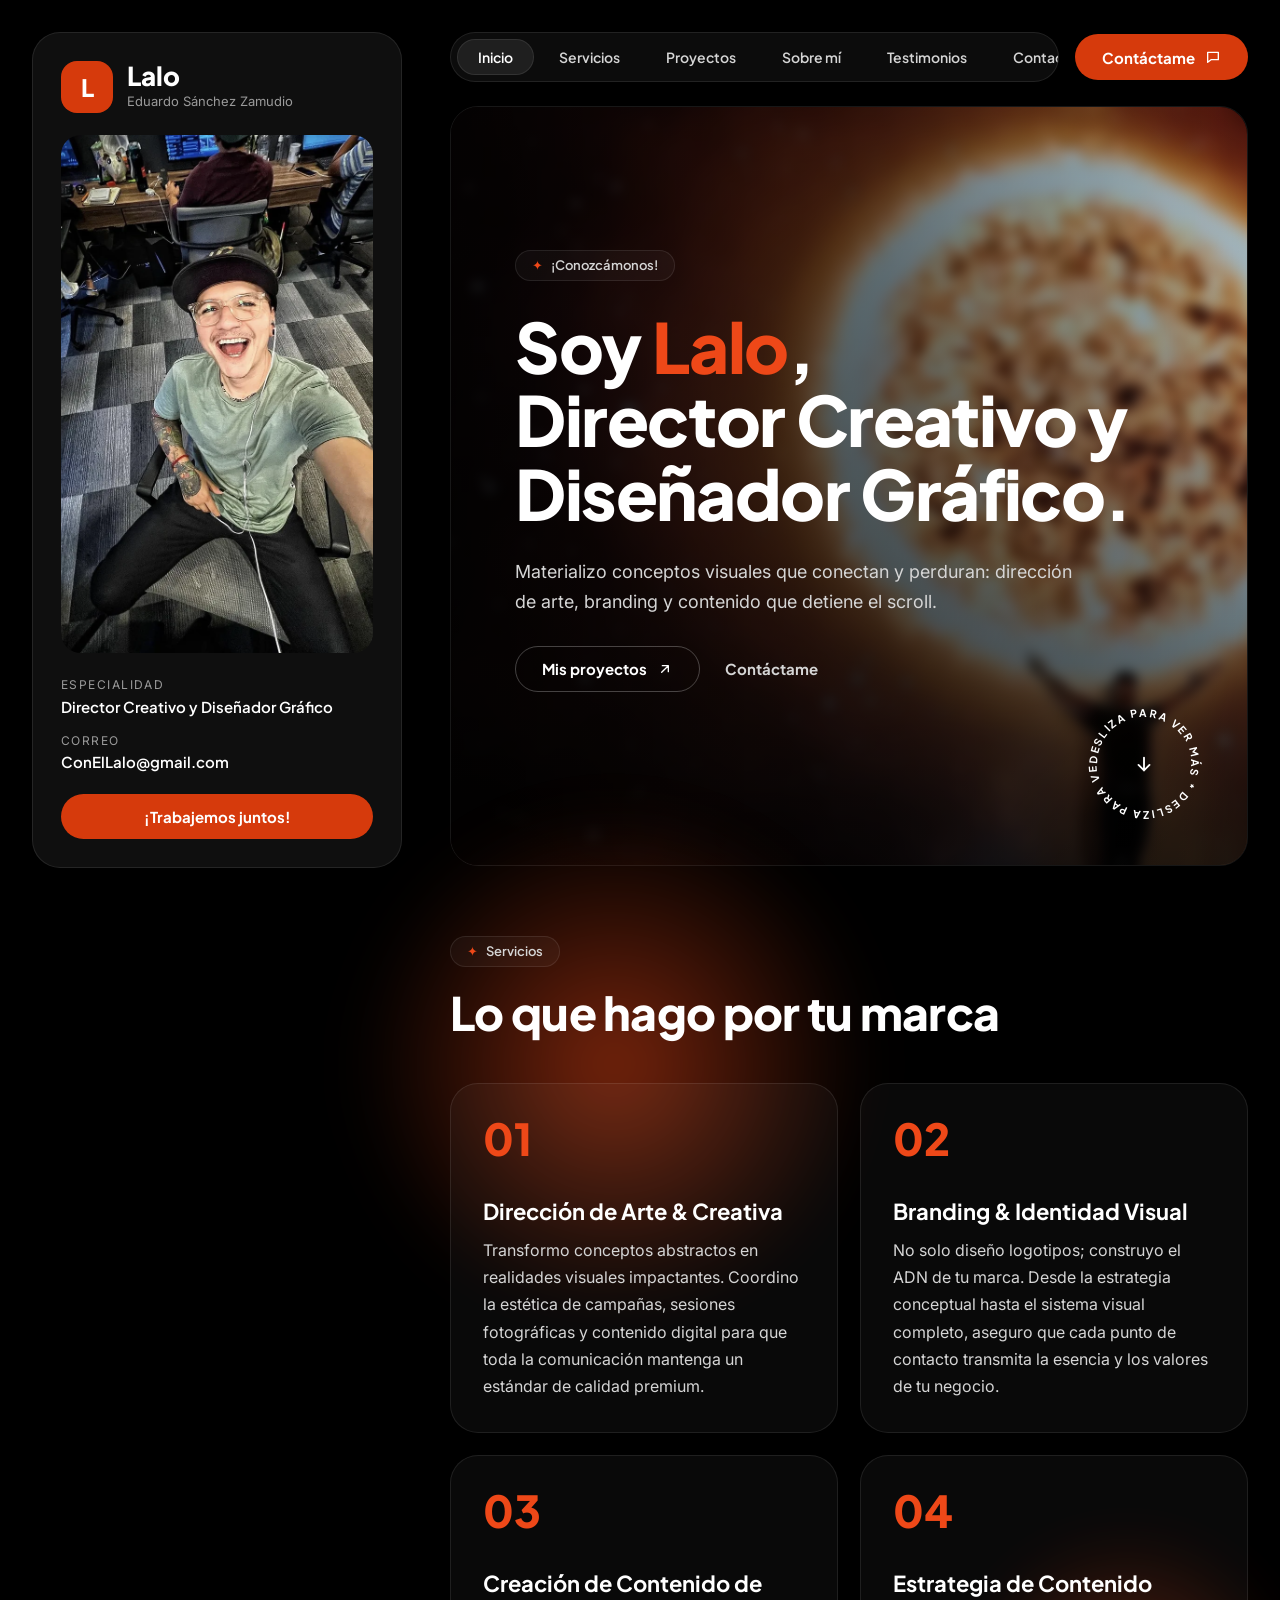
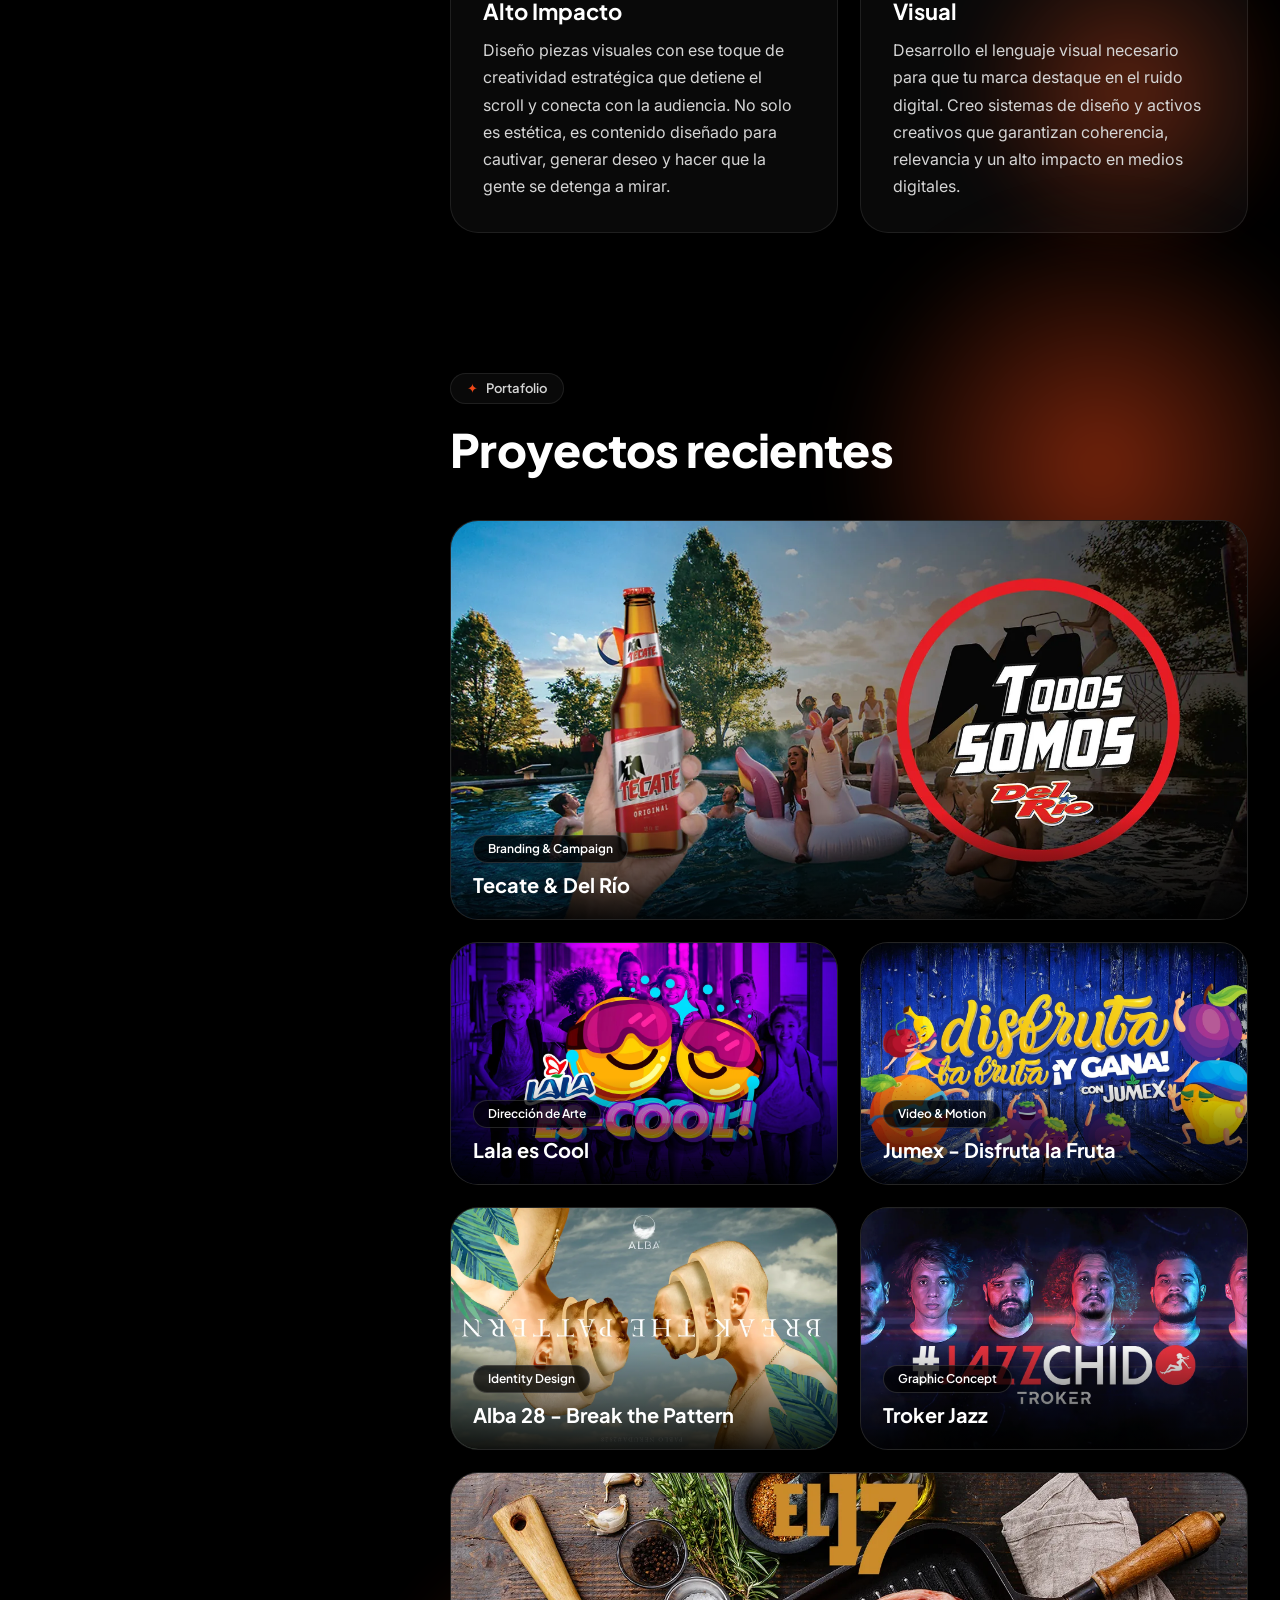
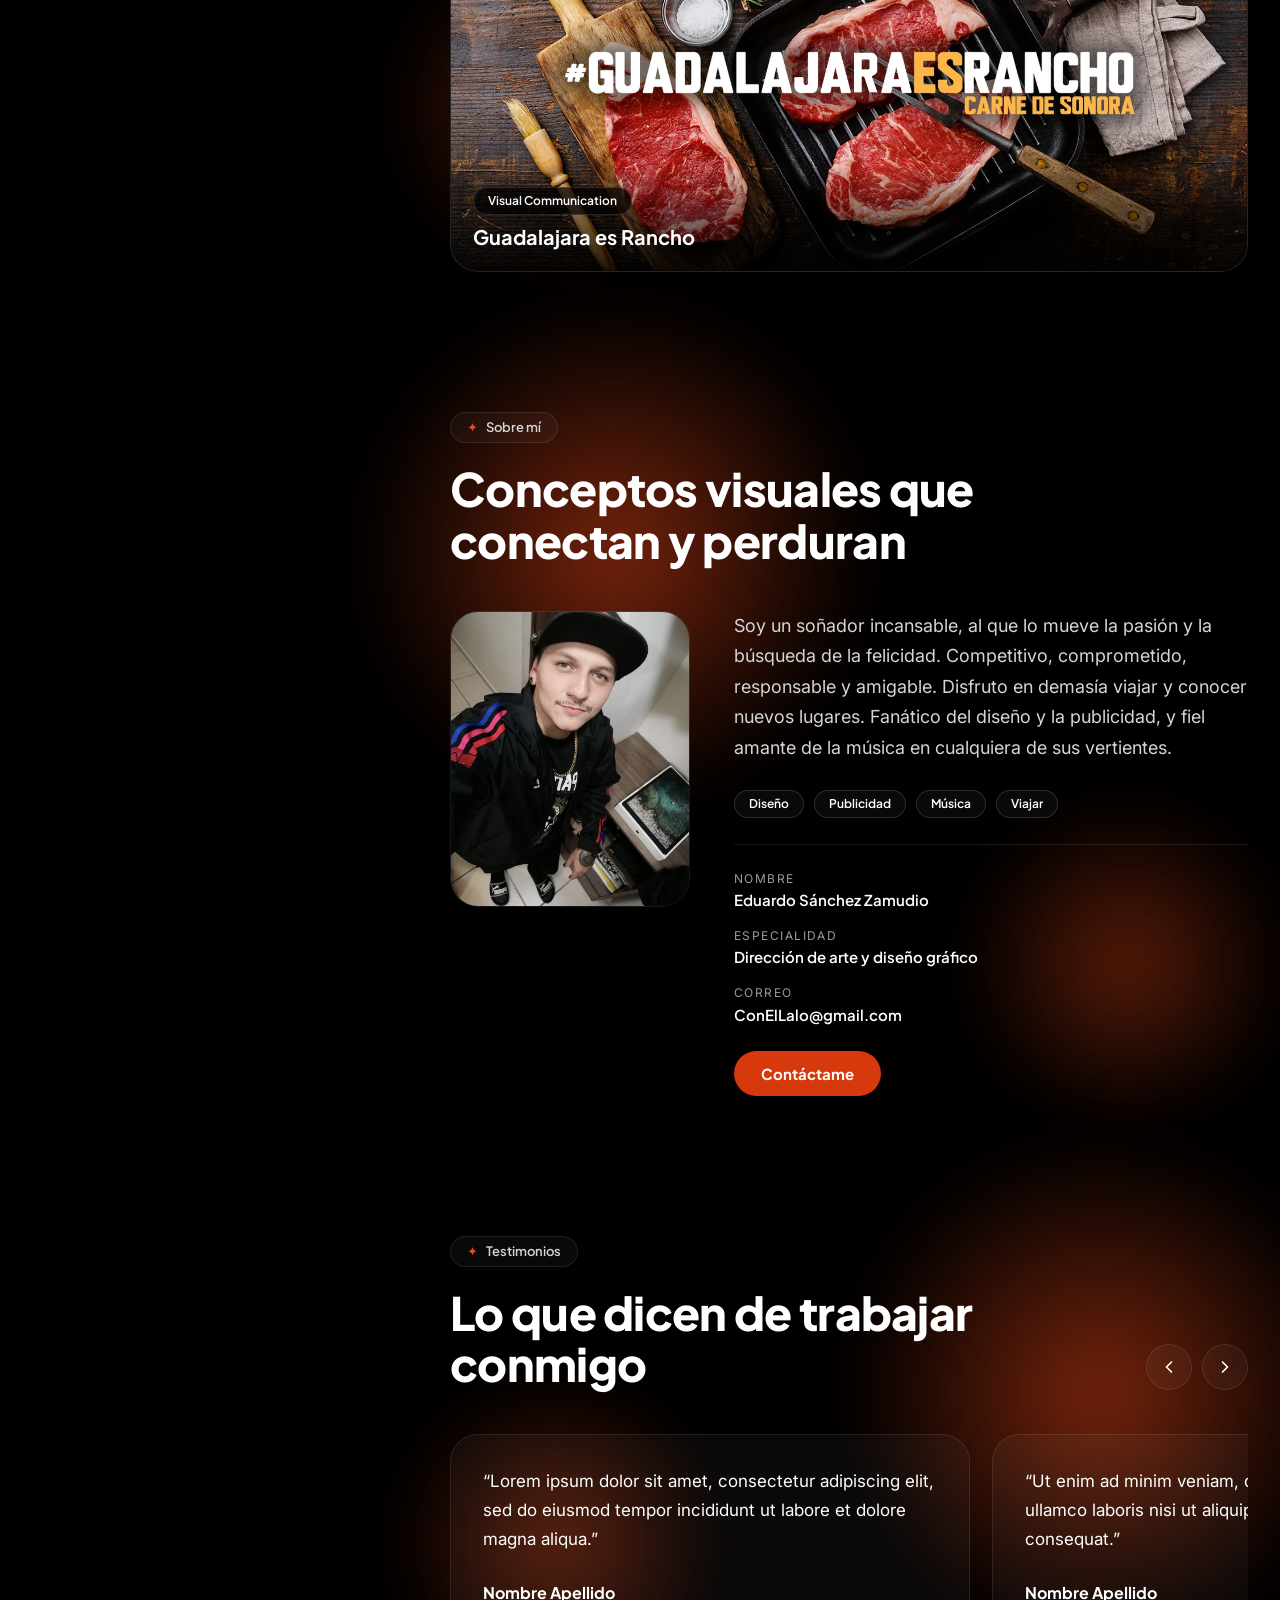
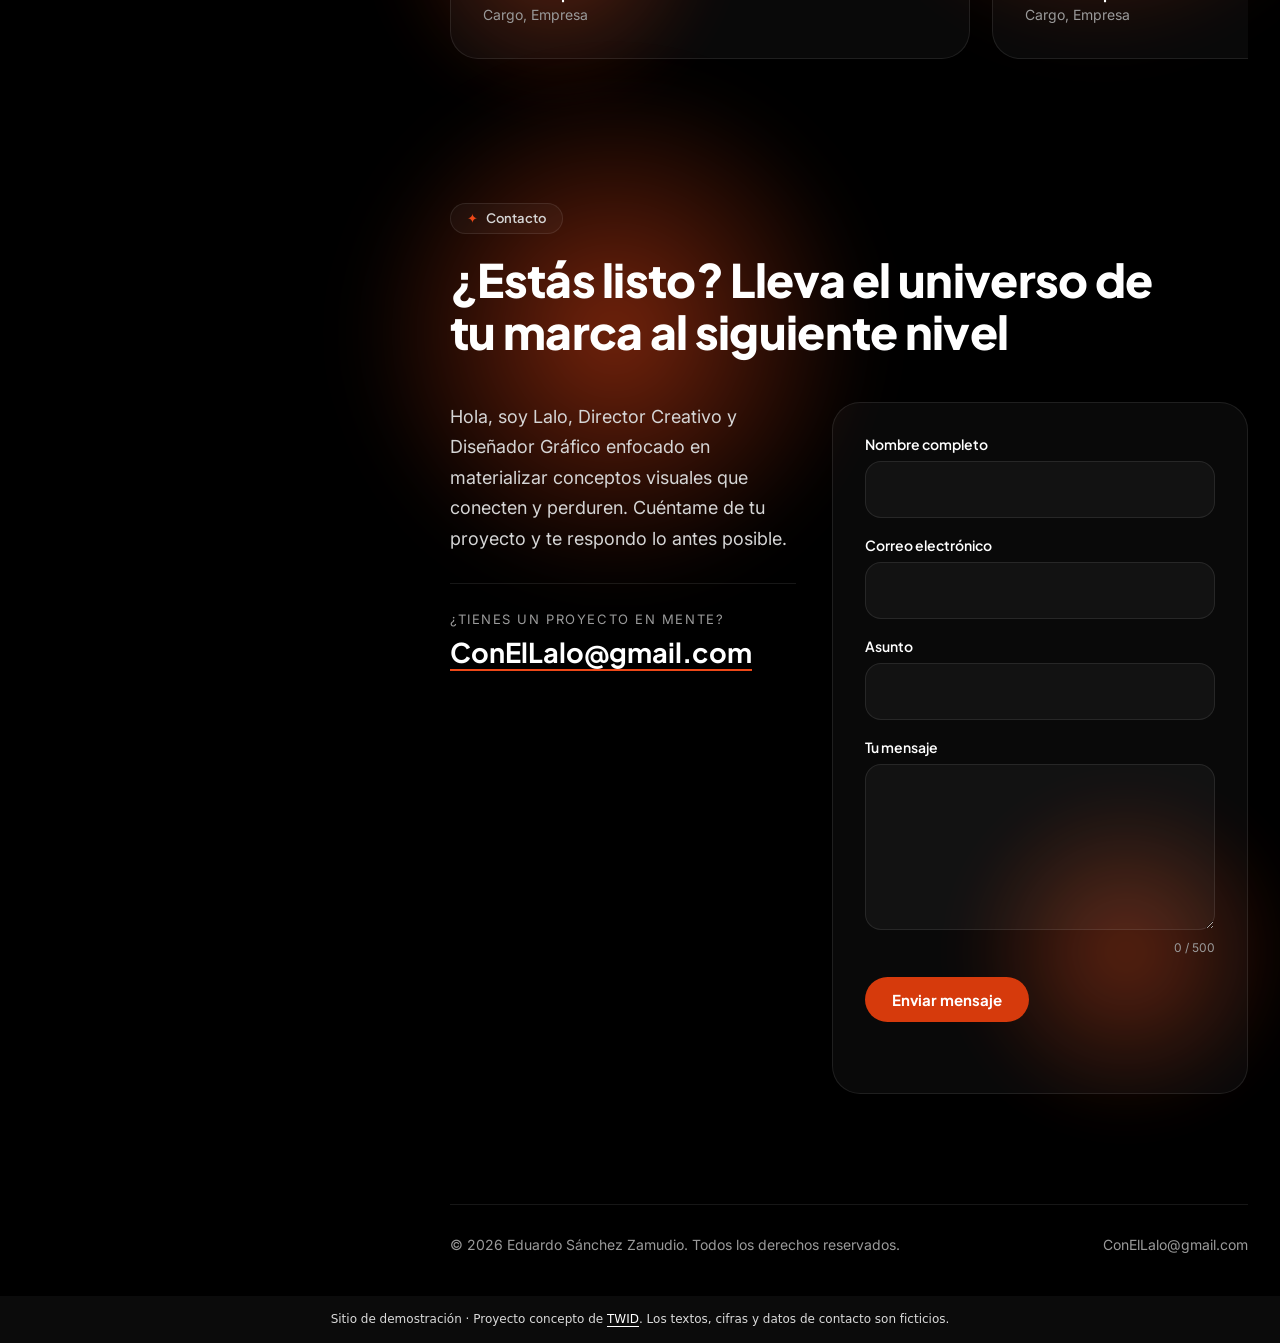
<file: index.html>
<!DOCTYPE html>
<html lang="es">

<head>
    <meta charset="utf-8">
    <meta name="viewport" content="width=device-width, initial-scale=1">
    <meta name="description" content="Eduardo Sánchez Zamudio (Lalo) — Director Creativo y Diseñador Gráfico. Dirección de arte, branding y contenido visual de alto impacto.">
    <meta name="author" content="Angel Rico">
    <meta name="theme-color" content="#000000">
    <meta name="robots" content="noindex, nofollow">
    <title>Eduardo Sánchez Zamudio — Director Creativo</title>
    <link rel="icon" type="image/svg+xml" href="assets/img/favicon.svg">
    <link rel="icon" type="image/png" sizes="192x192" href="assets/img/favicon-192.png">
    <link rel="icon" href="assets/img/favicon.ico" sizes="48x48">
    <link rel="apple-touch-icon" href="assets/img/apple-touch-icon.png">
    <link rel="preconnect" href="https://fonts.googleapis.com">
    <link rel="preconnect" href="https://fonts.gstatic.com" crossorigin>
    <link href="https://fonts.googleapis.com/css2?family=Inter:wght@400;500;600&family=Plus+Jakarta+Sans:wght@500;600;700;800&display=swap" rel="stylesheet">
    <link rel="stylesheet" href="assets/css/lalo.css">
    <link rel="preload" as="image" href="assets/img/lalo-perfil.webp" type="image/webp" media="(min-width: 992px)">
</head>

<body>
    <a class="skip-link" href="#contenido">Saltar al contenido</a>

    <div class="shell">
        <!-- Tarjeta de perfil fija (como la barra lateral de la referencia) -->
        <aside class="profile" aria-label="Perfil">
            <div class="profile__card">
                <div class="profile__brand">
                    <span class="profile__mark" aria-hidden="true">L</span>
                    <div>
                        <p class="profile__name">Lalo</p>
                        <p class="profile__fullname">Eduardo Sánchez Zamudio</p>
                    </div>
                </div>

                <img class="profile__photo" src="assets/img/lalo-perfil.webp" width="900" height="1113" alt="Retrato de Lalo sonriendo en su oficina" fetchpriority="high">

                <dl class="profile__facts">
                    <div>
                        <dt>Especialidad</dt>
                        <dd>Director Creativo y Diseñador Gráfico</dd>
                    </div>
                    <div>
                        <dt>Correo</dt>
                        <dd><a href="mailto:ConElLalo@gmail.com">ConElLalo@gmail.com</a></dd>
                    </div>
                </dl>

                <a class="btn btn--primary btn--block" href="#contacto">¡Trabajemos juntos!</a>
            </div>
        </aside>

        <div class="content">
            <header class="topnav">
                <nav class="topnav__pills" aria-label="Principal">
                    <a href="#inicio" class="is-active">Inicio</a>
                    <a href="#servicios">Servicios</a>
                    <a href="#proyectos">Proyectos</a>
                    <a href="#sobre-mi">Sobre mí</a>
                    <a href="#testimonios">Testimonios</a>
                    <a href="#contacto">Contacto</a>
                </nav>
                <a class="btn btn--primary topnav__cta" href="#contacto">Contáctame
                    <svg viewBox="0 0 24 24" width="16" height="16" fill="none" stroke="currentColor" stroke-width="2" aria-hidden="true"><path stroke-linecap="round" stroke-linejoin="round" d="M4 5h16v11H9l-5 4z" /></svg>
                </a>
            </header>

            <main id="contenido" tabindex="-1">
                <!-- HERO -->
                <section id="inicio" class="hero" aria-labelledby="hero-title">
                    <p class="chip"><span aria-hidden="true">✦</span> ¡Conozcámonos!</p>
                    <h1 id="hero-title" class="hero__title">
                        Soy <span class="accent">Lalo</span>,<br>
                        Director Creativo y<br>
                        Diseñador Gráfico.
                    </h1>
                    <p class="hero__lead">Materializo conceptos visuales que conectan y perduran: dirección de arte, branding y contenido que detiene el scroll.</p>
                    <div class="hero__actions">
                        <a class="btn btn--ghost" href="#proyectos">Mis proyectos
                            <svg viewBox="0 0 24 24" width="16" height="16" fill="none" stroke="currentColor" stroke-width="2" aria-hidden="true"><path stroke-linecap="round" stroke-linejoin="round" d="M7 17 17 7M8 7h9v9" /></svg>
                        </a>
                        <a class="btn btn--text" href="#contacto">Contáctame</a>
                    </div>

                    <a class="scroll-badge" href="#servicios" aria-label="Seguir bajando">
                        <svg viewBox="0 0 160 160" aria-hidden="true">
                            <defs><path id="circulo" d="M80,80 m-58,0 a58,58 0 1,1 116,0 a58,58 0 1,1 -116,0" /></defs>
                            <text><textPath href="#circulo" startOffset="0">DESLIZA PARA VER MÁS * DESLIZA PARA VER MÁS *</textPath></text>
                        </svg>
                        <svg class="scroll-badge__arrow" viewBox="0 0 24 24" width="22" height="22" fill="none" stroke="currentColor" stroke-width="2" aria-hidden="true"><path stroke-linecap="round" stroke-linejoin="round" d="M12 5v14m0 0-6-6m6 6 6-6" /></svg>
                    </a>
                </section>

                <!-- SERVICIOS -->
                <section id="servicios" class="section" aria-labelledby="servicios-title">
                    <p class="chip reveal"><span aria-hidden="true">✦</span> Servicios</p>
                    <h2 id="servicios-title" class="section__title reveal">Lo que hago por tu marca</h2>

                    <ul class="grid grid--2 services">
                        <li class="card reveal">
                            <span class="card__num" aria-hidden="true">01</span>
                            <h3>Dirección de Arte &amp; Creativa</h3>
                            <p>Transformo conceptos abstractos en realidades visuales impactantes. Coordino la estética de campañas, sesiones fotográficas y contenido digital para que toda la comunicación mantenga un estándar de calidad premium.</p>
                        </li>
                        <li class="card reveal">
                            <span class="card__num" aria-hidden="true">02</span>
                            <h3>Branding &amp; Identidad Visual</h3>
                            <p>No solo diseño logotipos; construyo el ADN de tu marca. Desde la estrategia conceptual hasta el sistema visual completo, aseguro que cada punto de contacto transmita la esencia y los valores de tu negocio.</p>
                        </li>
                        <li class="card reveal">
                            <span class="card__num" aria-hidden="true">03</span>
                            <h3>Creación de Contenido de Alto Impacto</h3>
                            <p>Diseño piezas visuales con ese toque de creatividad estratégica que detiene el scroll y conecta con la audiencia. No solo es estética, es contenido diseñado para cautivar, generar deseo y hacer que la gente se detenga a mirar.</p>
                        </li>
                        <li class="card reveal">
                            <span class="card__num" aria-hidden="true">04</span>
                            <h3>Estrategia de Contenido Visual</h3>
                            <p>Desarrollo el lenguaje visual necesario para que tu marca destaque en el ruido digital. Creo sistemas de diseño y activos creativos que garantizan coherencia, relevancia y un alto impacto en medios digitales.</p>
                        </li>
                    </ul>
                </section>

                <!-- PROYECTOS -->
                <section id="proyectos" class="section" aria-labelledby="proyectos-title">
                    <p class="chip reveal"><span aria-hidden="true">✦</span> Portafolio</p>
                    <h2 id="proyectos-title" class="section__title reveal">Proyectos recientes</h2>

                    <ul class="grid grid--2 works">
                        <li class="reveal works__wide">
                            <button type="button" class="work" data-img="assets/img/tecate-del-rio.webp" data-title="Tecate &amp; Del Río" data-tag="Branding &amp; Campaign">
                                <img src="assets/img/tecate-del-rio.webp" width="1400" height="788" loading="lazy" alt="Campaña Tecate &amp; Del Río: todos somos del río">
                                <span class="work__meta"><span class="tag">Branding &amp; Campaign</span><strong>Tecate &amp; Del Río</strong></span>
                            </button>
                        </li>
                        <li class="reveal">
                            <button type="button" class="work" data-img="assets/img/lala-es-cool.webp" data-title="Lala es Cool" data-tag="Dirección de Arte">
                                <img src="assets/img/lala-es-cool.webp" width="1400" height="788" loading="lazy" alt="Proyecto Lala es Cool">
                                <span class="work__meta"><span class="tag">Dirección de Arte</span><strong>Lala es Cool</strong></span>
                            </button>
                        </li>
                        <li class="reveal">
                            <button type="button" class="work" data-img="assets/img/jumex.webp" data-title="Jumex - Disfruta la Fruta" data-tag="Video &amp; Motion">
                                <img src="assets/img/jumex.webp" width="1400" height="788" loading="lazy" alt="Jumex: disfruta la fruta y gana con Jumex">
                                <span class="work__meta"><span class="tag">Video &amp; Motion</span><strong>Jumex - Disfruta la Fruta</strong></span>
                            </button>
                        </li>
                        <li class="reveal">
                            <button type="button" class="work" data-img="assets/img/alba-28.webp" data-title="Alba 28 - Break the Pattern" data-tag="Identity Design">
                                <img src="assets/img/alba-28.webp" width="1400" height="787" loading="lazy" alt="Alba 28: break the pattern">
                                <span class="work__meta"><span class="tag">Identity Design</span><strong>Alba 28 - Break the Pattern</strong></span>
                            </button>
                        </li>
                        <li class="reveal">
                            <button type="button" class="work" data-img="assets/img/troker-jazz.webp" data-title="Troker Jazz" data-tag="Graphic Concept">
                                <img src="assets/img/troker-jazz.webp" width="1400" height="737" loading="lazy" alt="Troker Jazz: #JazzChido">
                                <span class="work__meta"><span class="tag">Graphic Concept</span><strong>Troker Jazz</strong></span>
                            </button>
                        </li>
                        <li class="reveal works__wide">
                            <button type="button" class="work" data-img="assets/img/rancho-el-17.webp" data-title="Guadalajara es Rancho" data-tag="Visual Communication">
                                <img src="assets/img/rancho-el-17.webp" width="1400" height="885" loading="lazy" alt="Rancho El 17: Guadalajara es Rancho">
                                <span class="work__meta"><span class="tag">Visual Communication</span><strong>Guadalajara es Rancho</strong></span>
                            </button>
                        </li>
                    </ul>
                </section>

                <!-- SOBRE MÍ -->
                <section id="sobre-mi" class="section" aria-labelledby="sobre-title">
                    <p class="chip reveal"><span aria-hidden="true">✦</span> Sobre mí</p>
                    <h2 id="sobre-title" class="section__title reveal">Conceptos visuales que conectan y perduran</h2>

                    <div class="about reveal">
                        <img class="about__photo" src="assets/img/lalo-sobre-mi.webp" width="900" height="1115" loading="lazy" alt="Lalo con gorra, tomándose una selfie">
                        <div class="about__text">
                            <p>Soy un soñador incansable, al que lo mueve la pasión y la búsqueda de la felicidad. Competitivo, comprometido, responsable y amigable. Disfruto en demasía viajar y conocer nuevos lugares. Fanático del diseño y la publicidad, y fiel amante de la música en cualquiera de sus vertientes.</p>
                            <ul class="chips" aria-label="Lo que me mueve">
                                <li class="tag">Diseño</li>
                                <li class="tag">Publicidad</li>
                                <li class="tag">Música</li>
                                <li class="tag">Viajar</li>
                            </ul>
                            <dl class="facts">
                                <div><dt>Nombre</dt><dd>Eduardo Sánchez Zamudio</dd></div>
                                <div><dt>Especialidad</dt><dd>Dirección de arte y diseño gráfico</dd></div>
                                <div><dt>Correo</dt><dd><a href="mailto:ConElLalo@gmail.com">ConElLalo@gmail.com</a></dd></div>
                            </dl>
                            <a class="btn btn--primary" href="#contacto">Contáctame</a>
                        </div>
                    </div>
                </section>

                <!-- TESTIMONIOS -->
                <section id="testimonios" class="section" aria-labelledby="testimonios-title">
                    <p class="chip reveal"><span aria-hidden="true">✦</span> Testimonios</p>
                    <div class="section__head reveal">
                        <h2 id="testimonios-title" class="section__title">Lo que dicen de trabajar conmigo</h2>
                        <div class="slider-controls">
                            <button type="button" id="prev" class="icon-btn" aria-label="Testimonio anterior">
                                <svg viewBox="0 0 24 24" width="20" height="20" fill="none" stroke="currentColor" stroke-width="2" aria-hidden="true"><path stroke-linecap="round" stroke-linejoin="round" d="m15 6-6 6 6 6" /></svg>
                            </button>
                            <button type="button" id="next" class="icon-btn" aria-label="Testimonio siguiente">
                                <svg viewBox="0 0 24 24" width="20" height="20" fill="none" stroke="currentColor" stroke-width="2" aria-hidden="true"><path stroke-linecap="round" stroke-linejoin="round" d="m9 6 6 6-6 6" /></svg>
                            </button>
                        </div>
                    </div>

                    <ul class="slider reveal" id="slider" tabindex="0" aria-label="Testimonios de clientes">
                        <li class="card quote">
                            <p>“Lorem ipsum dolor sit amet, consectetur adipiscing elit, sed do eiusmod tempor incididunt ut labore et dolore magna aliqua.”</p>
                            <footer><strong>Nombre Apellido</strong><span>Cargo, Empresa</span></footer>
                        </li>
                        <li class="card quote">
                            <p>“Ut enim ad minim veniam, quis nostrud exercitation ullamco laboris nisi ut aliquip ex ea commodo consequat.”</p>
                            <footer><strong>Nombre Apellido</strong><span>Cargo, Empresa</span></footer>
                        </li>
                        <li class="card quote">
                            <p>“Duis aute irure dolor in reprehenderit in voluptate velit esse cillum dolore eu fugiat nulla pariatur.”</p>
                            <footer><strong>Nombre Apellido</strong><span>Cargo, Empresa</span></footer>
                        </li>
                        <li class="card quote">
                            <p>“Lorem ipsum dolor sit amet, consectetur adipiscing elit, sed do eiusmod tempor incididunt ut labore et dolore magna aliqua.”</p>
                            <footer><strong>Nombre Apellido</strong><span>Cargo, Empresa</span></footer>
                        </li>
                        <li class="card quote">
                            <p>“Ut enim ad minim veniam, quis nostrud exercitation ullamco laboris nisi ut aliquip ex ea commodo consequat.”</p>
                            <footer><strong>Nombre Apellido</strong><span>Cargo, Empresa</span></footer>
                        </li>
                    </ul>
                </section>

                <!-- CONTACTO -->
                <section id="contacto" class="section" aria-labelledby="contacto-title">
                    <p class="chip reveal"><span aria-hidden="true">✦</span> Contacto</p>
                    <h2 id="contacto-title" class="section__title reveal">¿Estás listo? Lleva el universo de tu marca al siguiente nivel</h2>

                    <div class="contact">
                        <div class="contact__info reveal">
                            <p>Hola, soy Lalo, Director Creativo y Diseñador Gráfico enfocado en materializar conceptos visuales que conecten y perduren. Cuéntame de tu proyecto y te respondo lo antes posible.</p>
                            <div class="contact__mail">
                                <span>¿Tienes un proyecto en mente?</span>
                                <a href="mailto:ConElLalo@gmail.com">ConElLalo@gmail.com</a>
                            </div>
                        </div>

                        <form id="contactForm" class="form card reveal" novalidate>
                            <div class="field">
                                <label for="name">Nombre completo</label>
                                <input type="text" id="name" name="name" autocomplete="name" required>
                            </div>
                            <div class="field">
                                <label for="email">Correo electrónico</label>
                                <input type="email" id="email" name="email" autocomplete="email" required>
                            </div>
                            <div class="field">
                                <label for="subject">Asunto</label>
                                <input type="text" id="subject" name="subject" required>
                            </div>
                            <div class="field">
                                <label for="message">Tu mensaje</label>
                                <textarea id="message" name="message" rows="5" maxlength="500" required></textarea>
                                <span class="counter" id="counter" aria-hidden="true">0 / 500</span>
                            </div>
                            <button type="submit" class="btn btn--primary" id="send">Enviar mensaje</button>
                            <p id="formStatus" class="form__status" role="status" aria-live="polite"></p>
                        </form>
                    </div>
                </section>
            </main>

            <footer class="footer">
                <p>&copy; 2026 Eduardo Sánchez Zamudio. Todos los derechos reservados.</p>
                <a href="mailto:ConElLalo@gmail.com">ConElLalo@gmail.com</a>
            </footer>
        </div>
    </div>
    <p role="note" class="demo-notice" style="margin:0;padding:14px 20px;background:#0b0b0b;color:rgba(255,255,255,.85);font:12px/1.6 system-ui,sans-serif;text-align:center">Sitio de demostración · Proyecto concepto de <a href="https://twoworldsindesign.com" style="color:#fff;text-decoration:underline;text-underline-offset:3px">TWID</a>. Los textos, cifras y datos de contacto son ficticios.</p>

    <!-- Visor de proyectos -->
    <dialog id="viewer" class="viewer" aria-labelledby="viewerTitle">
        <form method="dialog" class="viewer__bar">
            <p><span class="tag" id="viewerTag"></span> <strong id="viewerTitle"></strong></p>
            <button class="icon-btn" aria-label="Cerrar">
                <svg viewBox="0 0 24 24" width="20" height="20" fill="none" stroke="currentColor" stroke-width="2" aria-hidden="true"><path stroke-linecap="round" d="M6 6l12 12M18 6 6 18" /></svg>
            </button>
        </form>
        <img id="viewerImg" alt="">
    </dialog>

    <script src="assets/js/lalo.js"></script>
</body>

</html>
</file>
<file: assets/css/lalo.css>
/* Portafolio de Lalo — estructura inspirada en Braxton (tarjeta de perfil fija + menú de píldoras +
   secciones en tarjetas redondeadas), con la paleta y tipografías de la marca de Lalo. */
:root {
    --accent: #ee4818;
    --accent-ink: #d63a0c;          /* texto blanco sobre este tono pasa contraste AA */
    --bg: #000000;
    --surface: #0f0f0f;
    --text: #d5d5d5;
    --muted: #9a9a9a;
    --heading: #ffffff;
    --line: rgba(255, 255, 255, 0.09);
    --card: rgba(255, 255, 255, 0.035);
    --radius: 28px;
    --font-body: "Inter", system-ui, sans-serif;
    --font-title: "Plus Jakarta Sans", "Inter", system-ui, sans-serif;
}

*, *::before, *::after { box-sizing: border-box; }
html { scroll-behavior: smooth; -webkit-text-size-adjust: 100%; }
body {
    margin: 0;
    background: var(--bg);
    color: var(--text);
    font-family: var(--font-body);
    font-size: 16px;
    line-height: 1.7;
}
img { max-width: 100%; display: block; }
a { color: inherit; }
h1, h2, h3, p, ul, dl, dd { margin: 0; }
ul { padding: 0; list-style: none; }
:focus-visible { outline: 2px solid var(--accent); outline-offset: 3px; }

.skip-link {
    position: fixed; left: 16px; top: -80px; z-index: 100;
    background: #fff; color: #000; padding: 12px 20px; border-radius: 12px; font-weight: 600;
    transition: top .2s;
}
.skip-link:focus { top: 16px; }

/* ---------- Fondo ---------- */
html, body { overflow-x: clip; }

/* Esferas naranjas difuminadas detrás de cada sección (dos por sección, en lados alternos). */
.section { position: relative; isolation: isolate; }
.section::before, .section::after {
    content: ""; position: absolute; z-index: -1; pointer-events: none; border-radius: 50%;
    background: radial-gradient(circle at 50% 50%, rgba(238, 72, 24, .5), rgba(238, 72, 24, .14) 48%, transparent 70%);
    filter: blur(28px);
    animation: drift 22s ease-in-out infinite alternate;
}
.section::before { width: 520px; height: 520px; top: -6%; right: -14%; }
.section::after { width: 340px; height: 340px; bottom: 4%; left: -8%; opacity: .75; animation-duration: 28s; animation-direction: alternate-reverse; }
.section:nth-of-type(even)::before { right: auto; left: -12%; }
.section:nth-of-type(even)::after { left: auto; right: -6%; }
@keyframes drift { from { transform: translate3d(0, 0, 0) scale(1); } to { transform: translate3d(26px, 34px, 0) scale(1.08); } }

/* ---------- Estructura ---------- */
.shell {
    display: grid;
    grid-template-columns: 370px minmax(0, 1fr);
    gap: 48px;
    max-width: 1520px;
    margin: 0 auto;
    padding: 32px;
}
.profile { position: sticky; z-index: 5; top: 32px; align-self: start; height: calc(100vh - 64px); min-height: 640px; max-height: 860px; }
.profile__card {
    height: 100%;
    display: flex; flex-direction: column; gap: 22px;
    padding: 28px;
    background: var(--surface);
    border: 1px solid var(--line);
    border-radius: var(--radius);
}
.profile__brand { display: flex; align-items: center; gap: 14px; }
.profile__mark {
    display: grid; place-items: center; flex: none;
    width: 52px; height: 52px; border-radius: 16px;
    background: var(--accent-ink); color: #fff;
    font: 800 24px/1 var(--font-title);
}
.profile__name { font: 800 26px/1.1 var(--font-title); color: var(--heading); }
.profile__fullname { font-size: 13px; color: var(--muted); }
.profile__photo {
    width: 100%; flex: 1 1 0; min-height: 0;
    object-fit: cover; object-position: center 20%;
    border-radius: 20px;
}
.profile__facts { display: grid; gap: 14px; }
.profile__facts dt, .facts dt { font-size: 12px; text-transform: uppercase; letter-spacing: .12em; color: var(--muted); }
.profile__facts dd, .facts dd { font: 600 15px/1.4 var(--font-title); color: var(--heading); }
.profile__facts a, .facts a { text-decoration: none; }
.profile__facts a:hover, .facts a:hover { color: var(--accent); }

.content { min-width: 0; }

/* ---------- Menú de píldoras ---------- */
.topnav {
    position: sticky; top: 24px; z-index: 40;
    display: flex; align-items: center; justify-content: space-between; gap: 16px;
}
.topnav__pills {
    display: flex; gap: 4px; padding: 6px;
    background: rgba(15, 15, 15, .82);
    backdrop-filter: blur(14px); -webkit-backdrop-filter: blur(14px);
    border: 1px solid var(--line); border-radius: 999px;
    overflow-x: auto; scrollbar-width: none;
}
.topnav__pills::-webkit-scrollbar { display: none; }
.topnav__pills a {
    flex: none; padding: 10px 20px; border-radius: 999px;
    font: 600 14px/1 var(--font-title); color: var(--text); text-decoration: none;
    border: 1px solid transparent; transition: color .2s, background .2s;
}
.topnav__pills a:hover { color: #fff; }
.topnav__pills a.is-active { color: #fff; background: rgba(255, 255, 255, .08); border-color: var(--line); }

/* ---------- Botones y etiquetas ---------- */
.btn {
    display: inline-flex; align-items: center; justify-content: center; gap: 10px;
    padding: 14px 26px; border-radius: 999px; border: 1px solid transparent;
    font: 700 15px/1 var(--font-title); text-decoration: none; cursor: pointer;
    transition: background .2s, color .2s, border-color .2s, transform .2s;
}
.btn--primary { background: var(--accent-ink); color: #fff; }
.btn--primary:hover { background: #fff; color: #000; }
.btn--ghost { border-color: rgba(255, 255, 255, .25); color: #fff; }
.btn--ghost:hover { background: #fff; color: #000; }
.btn--text { padding-inline: 8px; color: var(--text); }
.btn--text:hover { color: var(--accent); }
.btn--block { width: 100%; }
.topnav__cta { flex: none; }

.chip {
    display: inline-flex; align-items: center; gap: 8px;
    padding: 8px 16px; border-radius: 999px;
    border: 1px solid var(--line); background: var(--card);
    font: 600 13px/1 var(--font-title); color: var(--text);
}
.chip span { color: var(--accent); }
.tag {
    display: inline-block; padding: 7px 14px; border-radius: 999px;
    background: rgba(0, 0, 0, .72); border: 1px solid rgba(255, 255, 255, .14);
    font: 600 12px/1 var(--font-title); color: #fff;
}

/* ---------- Hero ---------- */
.hero {
    position: relative; isolation: isolate; overflow: hidden;
    min-height: calc(100vh - 140px);
    display: flex; flex-direction: column; justify-content: center; gap: 28px;
    margin-top: 24px; padding: 90px clamp(24px, 5vw, 64px) 120px;
    border: 1px solid var(--line); border-radius: var(--radius);
}
/* La foto vive solo dentro del hero, difuminada; el degradado la lleva de clara arriba a oscura abajo, sin tapar la foto hasta el borde inferior.
   Un velo extra del lado izquierdo mantiene legible el título sobre la parte brillante de la foto. */
.hero::before {
    content: ""; position: absolute; inset: -24px; z-index: -2;
    /* Más grande que la tarjeta y pegada a la izquierda: así la parte brillante del sol queda a la derecha, lejos del título. */
    background: url("../img/hero-bg.webp") left 30% / 140% auto no-repeat;
    filter: blur(6px);
}
.hero::after {
    content: ""; position: absolute; inset: 0; z-index: -1;
    background:
        linear-gradient(90deg, rgba(0, 0, 0, .7) 0%, rgba(0, 0, 0, .4) 55%, transparent 100%),
        linear-gradient(180deg, rgba(0, 0, 0, .12) 0%, rgba(0, 0, 0, .42) 55%, rgba(0, 0, 0, .72) 100%);
}
.hero .chip { align-self: flex-start; }
.hero__title { font: 800 clamp(2.6rem, 5.4vw, 5rem)/1.06 var(--font-title); color: var(--heading); letter-spacing: -.02em; }
.accent { color: var(--accent); }
.hero__lead { max-width: 560px; font-size: 18px; color: var(--text); }
.hero__actions { display: flex; flex-wrap: wrap; align-items: center; gap: 16px; }
.scroll-badge {
    position: absolute; right: clamp(20px, 3vw, 40px); bottom: clamp(20px, 3vw, 36px); width: 130px; height: 130px;
    display: grid; place-items: center; color: var(--heading); text-decoration: none;
}
.scroll-badge svg:first-child { position: absolute; inset: 0; width: 100%; height: 100%; animation: spin 18s linear infinite; }
.scroll-badge text { font: 700 13px var(--font-title); letter-spacing: .18em; fill: currentColor; }
@keyframes spin { to { transform: rotate(360deg); } }

/* ---------- Secciones ---------- */
.section { padding: 70px 0; scroll-margin-top: 90px; }
.section .chip { margin-bottom: 20px; }
.section__title { font: 800 clamp(1.9rem, 3.6vw, 3.1rem)/1.12 var(--font-title); color: var(--heading); letter-spacing: -.015em; max-width: 16em; }
.section__head { display: flex; align-items: flex-end; justify-content: space-between; gap: 24px; }

.grid { display: grid; gap: 22px; margin-top: 44px; }
.grid--2 { grid-template-columns: repeat(2, minmax(0, 1fr)); }
.card {
    position: relative; padding: 32px; height: 100%;
    background: var(--card); border: 1px solid var(--line); border-radius: var(--radius);
}
.card__num { display: block; margin-bottom: 38px; font: 800 44px/1 var(--font-title); color: var(--accent); }
.card h3 { font: 700 22px/1.25 var(--font-title); color: var(--heading); margin-bottom: 12px; }
.card p { color: var(--text); }

/* Proyectos */
.work {
    position: relative; display: block; width: 100%; padding: 0; overflow: hidden;
    border: 1px solid var(--line); border-radius: var(--radius); background: var(--surface);
    color: inherit; font: inherit; text-align: left; cursor: zoom-in;
}
.works { gap: 22px; }
/* Ritmo del mosaico: el primero y el último ocupan toda la fila; el resto va de dos en dos. */
.works__wide { grid-column: 1 / -1; }
/* height:auto es necesario: sin él, el atributo height del <img> gana y estira la tarjeta a 788px. */
.work img { width: 100%; height: auto; aspect-ratio: 16 / 10; object-fit: cover; transition: transform .6s ease; }
.works__wide .work img { aspect-ratio: 2 / 1; }
.work:hover img { transform: scale(1.05); }
.work__meta { position: absolute; left: 0; right: 0; bottom: 0; display: flex; flex-direction: column; align-items: flex-start; gap: 10px; padding: 22px; background: linear-gradient(to top, rgba(0, 0, 0, .88), transparent); }
.work__meta strong { font: 700 20px/1.2 var(--font-title); color: #fff; }

/* Sobre mí */
.about { display: grid; grid-template-columns: 240px minmax(0, 1fr); gap: 44px; align-items: start; margin-top: 44px; }
.about__photo { width: 100%; max-width: 240px; height: auto; border-radius: var(--radius); border: 1px solid var(--line); }
.about__text { display: grid; gap: 26px; justify-items: start; }
.about__text > p { font-size: 18px; }
.chips { display: flex; flex-wrap: wrap; gap: 10px; }
.chips .tag { background: var(--card); }
.facts { display: grid; gap: 16px; width: 100%; padding-top: 24px; border-top: 1px solid var(--line); }

/* Testimonios */
.slider-controls { display: flex; gap: 10px; flex: none; }
.icon-btn {
    display: grid; place-items: center; width: 46px; height: 46px; border-radius: 50%;
    background: var(--card); border: 1px solid var(--line); color: #fff; cursor: pointer;
    transition: background .2s, color .2s;
}
.icon-btn:hover { background: #fff; color: #000; }
.slider { display: flex; gap: 22px; margin-top: 44px; overflow-x: auto; scroll-snap-type: x mandatory; scrollbar-width: none; padding-bottom: 4px; }
.slider::-webkit-scrollbar { display: none; }
.quote { flex: 0 0 min(520px, 86%); display: flex; flex-direction: column; justify-content: space-between; gap: 28px; scroll-snap-align: start; }
.quote p { font-size: 17px; color: #fff; }
.quote footer { display: grid; }
.quote strong { font: 700 16px var(--font-title); color: var(--heading); }
.quote span { font-size: 14px; color: var(--muted); }

/* Contacto */
.contact { display: grid; grid-template-columns: minmax(0, 5fr) minmax(0, 6fr); gap: 36px; margin-top: 44px; align-items: start; }
.contact__info { display: grid; gap: 28px; }
.contact__info p { font-size: 18px; }
.contact__mail { display: grid; gap: 6px; padding-top: 24px; border-top: 1px solid var(--line); }
.contact__mail span { font-size: 13px; text-transform: uppercase; letter-spacing: .12em; color: var(--muted); }
.contact__mail a { font: 700 clamp(1.2rem, 2.2vw, 1.7rem)/1.2 var(--font-title); color: var(--heading); text-decoration: underline; text-decoration-color: var(--accent); text-decoration-thickness: 2px; text-underline-offset: 6px; overflow-wrap: anywhere; }
.form { display: grid; gap: 18px; height: auto; }
.field { display: grid; gap: 8px; position: relative; }
.field label { font: 600 14px var(--font-title); color: var(--heading); }
.field input, .field textarea {
    width: 100%; padding: 14px 18px; border-radius: 16px;
    background: rgba(255, 255, 255, .04); border: 1px solid var(--line);
    color: #fff; font: inherit; transition: border-color .2s;
}
.field textarea { resize: vertical; min-height: 130px; }
.field input:focus, .field textarea:focus { border-color: var(--accent); }
.field [aria-invalid="true"] { border-color: #ff8a73; }
.counter { justify-self: end; font-size: 12px; color: var(--muted); }
.form .btn { justify-self: start; }
.form .btn:disabled { opacity: .55; cursor: wait; }
.form__status { min-height: 1.4em; font-size: 15px; }
.form__status.is-ok { color: #6fdc8c; }
.form__status.is-error { color: #ff8a73; }

.footer { display: flex; flex-wrap: wrap; justify-content: space-between; gap: 12px; margin-top: 40px; padding: 28px 0 8px; border-top: 1px solid var(--line); font-size: 14px; color: var(--muted); }
.footer a { text-decoration: none; }
.footer a:hover { color: var(--accent); }

/* Visor */
.viewer { width: min(1100px, 94vw); max-height: 92vh; padding: 0; background: var(--surface); color: #fff; border: 1px solid var(--line); border-radius: var(--radius); overflow: hidden; }
.viewer::backdrop { background: rgba(0, 0, 0, .86); }
.viewer__bar { display: flex; align-items: center; justify-content: space-between; gap: 16px; padding: 14px 18px; border-bottom: 1px solid var(--line); }
.viewer__bar p { display: flex; flex-wrap: wrap; align-items: center; gap: 12px; }
.viewer img { width: 100%; max-height: calc(92vh - 76px); object-fit: contain; background: #000; }

/* Aparición al hacer scroll */
.reveal { opacity: 0; transform: translateY(26px); transition: opacity .7s ease, transform .7s ease; }
.reveal.in { opacity: 1; transform: none; }

/* ---------- Responsive ---------- */
@media (max-width: 1199px) {
    .shell { grid-template-columns: 320px minmax(0, 1fr); gap: 32px; padding: 24px; }
    .topnav__cta { display: none; }
}
@media (max-width: 991px) {
    .shell { grid-template-columns: 1fr; gap: 24px; padding: 16px; }
    .profile { position: static; height: auto; min-height: 0; max-height: none; }
    .profile__card { display: grid; grid-template-columns: 120px 1fr; align-items: center; gap: 16px 20px; padding: 20px; }
    .profile__brand { grid-column: 2; grid-row: 1; }
    .profile__photo { grid-column: 1; grid-row: 1 / span 2; aspect-ratio: 1; width: 120px; height: 120px; flex: none; border-radius: 18px; }
    .profile__facts { grid-column: 2; grid-row: 2; }
    .profile__facts div:last-child { display: none; }
    .btn--block { grid-column: 1 / -1; }
    .topnav { top: 12px; }
    .hero { min-height: 0; padding: 60px 0 100px; }
    .grid--2, .contact { grid-template-columns: 1fr; }
    .about { grid-template-columns: 1fr; }
    .about__photo { max-width: 220px; }
    .section { padding: 54px 0; }
}
@media (max-width: 991px) {
    .hero { padding-block: 64px 110px; }
    .hero::after { background: linear-gradient(180deg, rgba(0, 0, 0, .55) 0%, rgba(0, 0, 0, .75) 55%, rgba(0, 0, 0, .85) 100%); }
}
@media (max-width: 575px) {
    .section::before { width: 320px; height: 320px; right: -30%; }
    .section::after { width: 240px; height: 240px; left: -25%; }
    .section:nth-of-type(even)::before { left: -30%; right: auto; }
    .section:nth-of-type(even)::after { right: -25%; left: auto; }
    .card { padding: 24px; }
    .scroll-badge { width: 100px; height: 100px; }
    .section__head { flex-direction: column; align-items: flex-start; }
    .profile__card { grid-template-columns: 88px 1fr; }
    .profile__photo { width: 88px; height: 88px; }
    .hero__title { font-size: 2.35rem; }
}
@media (prefers-reduced-motion: reduce) {
    html { scroll-behavior: auto; }
    .scroll-badge svg:first-child, .section::before, .section::after { animation: none; }
    .reveal { opacity: 1; transform: none; transition: none; }
    .work img, .btn { transition: none; }
}
</file>
